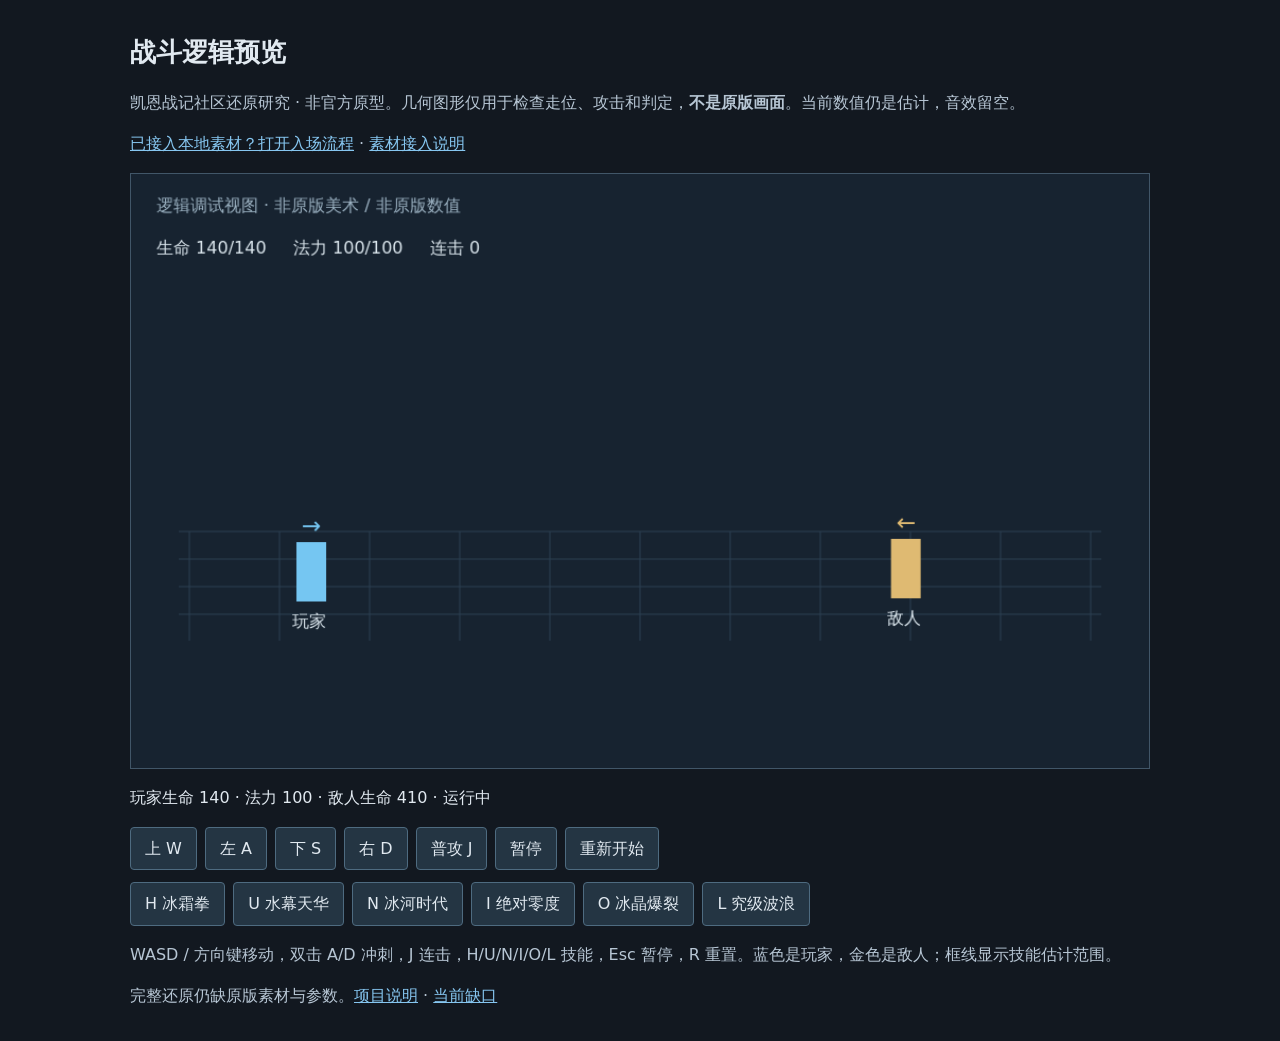
<file: demo/index.html>
<!doctype html>
<html lang="zh-CN">
<head><meta charset="utf-8"><meta name="viewport" content="width=device-width, initial-scale=1">
<meta http-equiv="Content-Security-Policy" content="default-src 'self'; script-src 'self'; style-src 'self'; object-src 'none'; base-uri 'none'; form-action 'none'">
<title>凯恩战记社区研究 · 战斗逻辑预览</title><link rel="stylesheet" href="style.css"></head>
<body><main>
<h1>战斗逻辑预览</h1>
<p>凯恩战记社区还原研究 · 非官方原型。几何图形仅用于检查走位、攻击和判定，<strong>不是原版画面</strong>。当前数值仍是估计，音效留空。</p>
<p><a href="../entry/">已接入本地素材？打开入场流程</a> · <a href="../docs/ASSETS.md">素材接入说明</a></p>
<canvas id="screen" width="960" height="560" tabindex="0" aria-label="战斗逻辑演示画布"></canvas>
<p id="readout" role="status"></p>
<div id="controls"><button data-key="KeyW">上 W</button><button data-key="KeyA">左 A</button><button data-key="KeyS">下 S</button><button data-key="KeyD">右 D</button><button data-key="KeyJ">普攻 J</button><button id="pause">暂停</button><button id="restart">重新开始</button></div>
<div id="skills"></div>
<p>WASD / 方向键移动，双击 A/D 冲刺，J 连击，H/U/N/I/O/L 技能，Esc 暂停，R 重置。蓝色是玩家，金色是敌人；框线显示技能估计范围。</p>
<p>完整还原仍缺原版素材与参数。<a href="../README.md">项目说明</a> · <a href="../docs/STATUS.md">当前缺口</a></p>
</main><script src="../playable/engine.js"></script><script src="../playable/arena.js"></script><script src="demo.js"></script></body>
</html>
</file>
<file: demo/style.css>
:root{color-scheme:dark;font:16px/1.6 system-ui,sans-serif;background:#121820;color:#e1e9f0}body{margin:0}main{max-width:1020px;margin:32px auto;padding:0 20px}h1{font-size:26px;margin-bottom:8px}p{color:#b7c6d4}a{color:#86c6f0}canvas{display:block;width:100%;height:auto;background:#172330;border:1px solid #415668;box-sizing:border-box;touch-action:none}canvas:focus-visible{outline:2px solid #80d1ff}button{font:inherit;color:inherit;background:#243543;border:1px solid #4e6b80;border-radius:4px;padding:8px 14px;cursor:pointer;touch-action:none}button:focus-visible{outline:2px solid #80d1ff}#controls,#skills{display:flex;gap:8px;flex-wrap:wrap;margin:12px 0}button[aria-disabled=true]{opacity:.55}#readout{min-height:26px;color:#e1e9f0;font-variant-numeric:tabular-nums}
</file>
